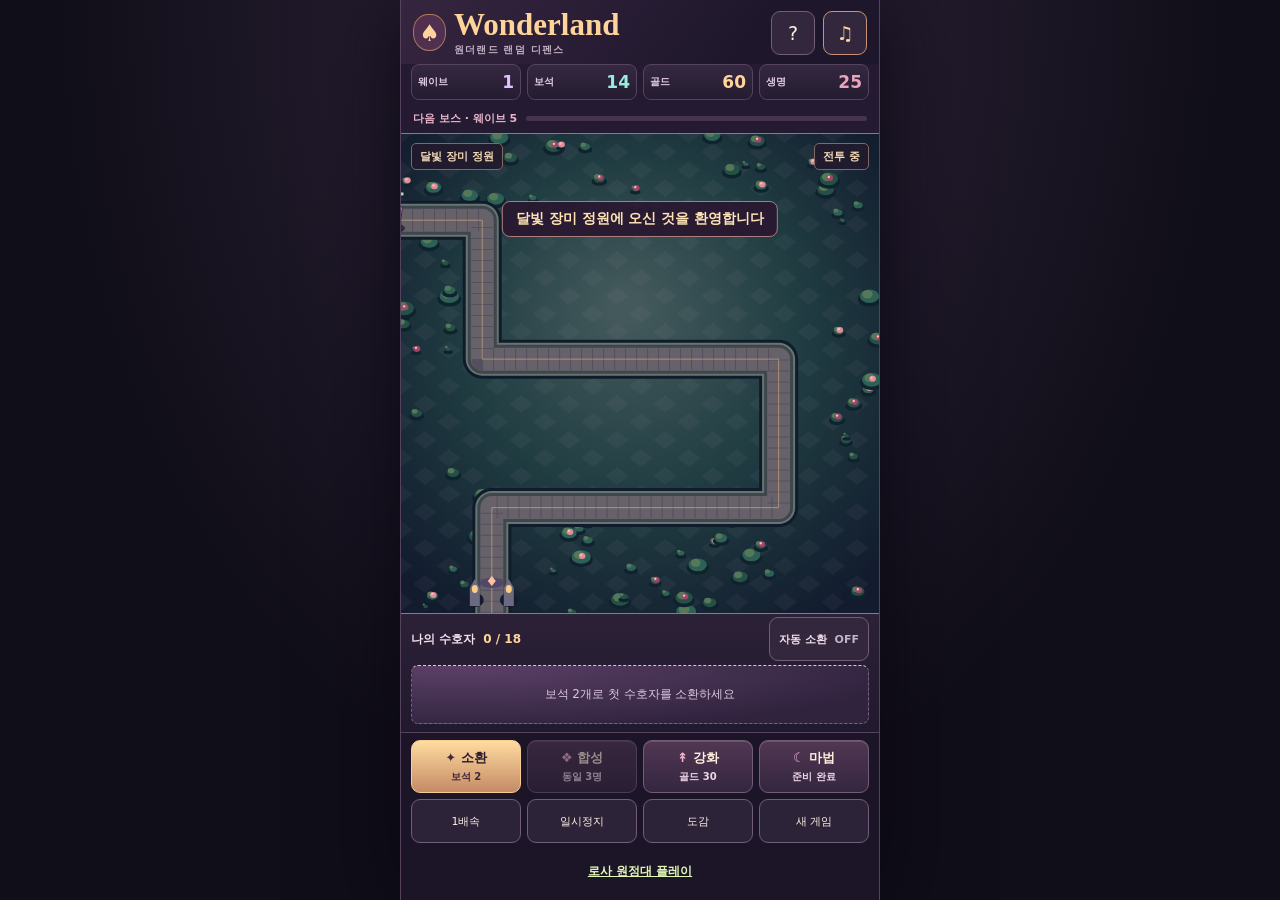
<file: wonderland.html>
<!doctype html>
<html lang="ko">
<head>
  <meta charset="utf-8">
  <meta name="viewport" content="width=device-width, initial-scale=1, viewport-fit=cover">
  <meta name="theme-color" content="#181323">
  <title>원더랜드 랜덤 디펜스</title>
  <link rel="stylesheet" href="style.css?v=zunda-expedition">
  <script defer src="art.js?v=moonlit-rose-court"></script>
  <script defer src="audio.js?v=battle-score-117"></script>
  <script defer src="game.js?v=fusion-121"></script>
</head>
<body>
  <main id="game">
    <header>
      <span class="crest" aria-hidden="true">♠</span>
      <h1>Wonderland <small>원더랜드 랜덤 디펜스</small></h1>
      <button id="help" aria-label="게임 방법" aria-haspopup="dialog">?</button>
      <button id="sound" aria-label="음악과 효과음" aria-pressed="false">♪</button>
    </header>
    <section id="stats" aria-label="전투 현황">
      <div class="stat wave"><span>웨이브</span><b id="wave">1</b></div>
      <div class="stat gems"><span>보석</span><b id="gems">14</b></div>
      <div class="stat gold"><span>골드</span><b id="gold">60</b></div>
      <div class="stat life"><span>생명</span><b id="life">25</b></div>
    </section>
    <section id="boss" aria-label="보스 현황">
      <div id="bosslabel">다음 보스 · 웨이브 5</div>
      <div class="meter"><i id="bossbar"></i></div>
    </section>
    <div id="stage">
      <canvas id="board" aria-label="달빛 장미 정원 전투 필드"></canvas>
      <div class="stage-caption"><span>달빛 장미 정원</span><span id="roundflag">전투 중</span></div>
      <div id="announcement" role="status"></div>
      <div id="toast" role="status"></div>
    </div>
    <section id="roster" aria-label="나의 수호자">
      <div class="section-title">나의 수호자 <span id="count">0 / 18</span><button id="auto" type="button" aria-pressed="false">자동 소환 <span id="autoStatus">OFF</span></button></div>
      <div id="cards"></div>
    </section>
    <footer>
      <div class="actions">
        <button id="summon" class="primary"><span aria-hidden="true">✦</span> 소환 <small>보석 2</small></button>
        <button id="merge"><span aria-hidden="true">❖</span> 합성 <small>동일 3명</small></button>
        <button id="upgrade"><span aria-hidden="true">↟</span> 강화 <small id="upgradeCost">골드 30</small></button>
        <button id="spell"><span aria-hidden="true">☾</span> 마법 <small id="spellCost">준비 완료</small></button>
      </div>
      <div class="subactions">
        <button id="speed">1배속</button>
        <button id="pause" aria-pressed="false">일시정지</button>
        <button id="codex" aria-haspopup="dialog">도감</button>
        <button id="reset">새 게임</button>
      </div>
      <div class="mode-link"><a href="./">로사 원정대 플레이</a></div>
    </footer>
    <dialog id="modal" aria-labelledby="modalTitle">
      <div class="panel">
        <button id="close" aria-label="닫기" autofocus>×</button>
        <div id="modalBody"></div>
      </div>
    </dialog>
  </main>
</body>
</html>
</file>
<file: style.css>
:root {
  color-scheme: dark;
  --paper: #fff0df;
  --muted: #c3b1c5;
  --gold: #ffd49b;
  --rose: #eda3ba;
  --line: #66516c;
  font-family: system-ui, "Apple SD Gothic Neo", "Malgun Gothic", sans-serif;
}
* { box-sizing: border-box; }
body {
  margin: 0;
  min-height: 100dvh;
  display: flex;
  justify-content: center;
  color: var(--paper);
  background: radial-gradient(ellipse at top, #32263e, #100e18 65%);
}
button {
  font: inherit;
  color: inherit;
  cursor: pointer;
  touch-action: manipulation;
  border: 1px solid #725d7a;
  border-radius: 9px;
  background: #32273d;
}
button:focus-visible { outline: 2px solid var(--gold); outline-offset: 2px; }
button:active { filter: brightness(1.2); }
button:disabled { opacity: .55; cursor: default; }
#game {
  width: min(100%, 480px);
  min-height: 100dvh;
  display: flex;
  flex-direction: column;
  background: #1b1527;
  padding: env(safe-area-inset-top) env(safe-area-inset-right) env(safe-area-inset-bottom) env(safe-area-inset-left);
  box-shadow: 0 0 80px #0a0712;
}
header {
  display: flex;
  align-items: center;
  gap: 8px;
  padding: 9px 12px 8px;
  background: linear-gradient(125deg,#36253f,#1e172c 72%);
}
header button { width: 44px; height: 44px; flex: none; font-size: 19px; }
.crest {
  display: grid;
  place-items: center;
  width: 33px;
  height: 37px;
  flex: none;
  color: var(--gold);
  background: #50304e;
  border: 1px solid #ae785f;
  border-radius: 45% 45% 48% 48%;
  font-size: 23px;
}
h1 { flex: 1; margin: 0; font: 700 clamp(21px, 6vw, 31px)/1 Georgia, serif; color: var(--gold); }
h1 small { display: block; margin-top: 4px; color: var(--muted); font: 650 10px/1.2 system-ui,sans-serif; letter-spacing: .12em; }
#stats { display: grid; grid-template-columns: repeat(4,1fr); gap: 6px; padding: 0 10px 7px; background: #241a31; }
.stat {
  display: grid;
  grid-template-columns: 1fr auto;
  align-items: center;
  gap: 2px 4px;
  padding: 7px 6px;
  border: 1px solid #554360;
  border-radius: 8px;
  background: linear-gradient(#352841,#241c31);
}
.stat span { color: #e1cde1; font-size: 10px; font-weight: 700; }
.stat b { font-size: clamp(12px,3.8vw,17px); font-variant-numeric: tabular-nums; }
.wave b { color: #dfc2ff; }
.gems b { color: #97ecde; }
.gold b { color: var(--gold); }
.life b { color: var(--rose); }
#boss { display: flex; align-items: center; gap: 9px; padding: 4px 12px 7px; background: #241a31; }
#bosslabel { color: #e9b5cb; font-size: 11px; font-weight: 700; }
.meter { flex: 1; height: 5px; border-radius: 8px; overflow: hidden; background: #48334d; }
.meter i { display: block; width: 0%; height: 100%; background: linear-gradient(90deg,#c45c9c,#ffbd97); }
#stage {
  position: relative;
  flex: 1 0 320px;
  min-height: 320px;
  overflow: hidden;
  border-block: 1px solid #99766e;
  background: #203d42;
}
#board { display: block; position: absolute; width: 100%; height: 100%; }
.stage-caption {
  position: absolute;
  inset: 9px 10px auto;
  display: flex;
  justify-content: space-between;
  align-items: center;
  gap: 8px;
  color: #f6dbb6;
  font-size: 11px;
  font-weight: 750;
  pointer-events: none;
}
.stage-caption span { background: #211b2de8; border: 1px solid #816865; border-radius: 5px; padding: 5px 8px; }
#announcement, #toast {
  position: absolute;
  left: 50%;
  width: max-content;
  max-width: calc(100% - 24px);
  transform: translateX(-50%);
  text-align: center;
  padding: 8px 13px;
  color: #ffe3b5;
  background: #291931f2;
  border: 1px solid #ae7b7f;
  border-radius: 8px;
  pointer-events: none;
  opacity: 0;
  transition: opacity .18s;
}
#announcement { top: 14%; font-size: 14px; font-weight: 850; }
#toast { bottom: 9px; font-size: 12px; }
#roster { padding: 2px 10px 5px; background: linear-gradient(#2c2137,#21192e); }
.section-title { display: flex; align-items: center; gap: 8px; min-height: 46px; color: #f4deeb; font-size: 12px; font-weight: 800; }
.section-title > span { color: var(--gold); font-variant-numeric: tabular-nums; }
#auto { margin-left: auto; min-height: 44px; padding-inline: 9px; font-size: 11px; }
#auto span { margin-left: 4px; color: var(--muted); }
#auto[aria-pressed=true] { border-color: #82c7aa; }
#auto[aria-pressed=true] span { color: #9debc9; }
#cards { display: flex; gap: 6px; overflow-x: auto; min-height: 65px; padding-block: 3px; scrollbar-width: thin; }
.unitcard {
  flex: 0 0 86px;
  display: grid;
  grid-template-columns: 32px 1fr;
  grid-template-rows: 1fr 1fr;
  align-items: end;
  gap: 0 2px;
  padding: 4px 3px;
  border: 1px solid #786180;
  border-top-color: var(--unit);
  border-radius: 7px;
  background: radial-gradient(ellipse at 10% 0,#5b4066,#30233e 80%);
  font-size: 10px;
  white-space: nowrap;
}
.unitcard img { grid-row: span 2; align-self: center; width: 32px; height: 32px; }
.unitcard strong { color: var(--gold); align-self: start; }
.unitcard.empty { display: grid; place-items: center; flex-basis: 100%; gap: 0; grid-template: 1fr / 1fr; border-style: dashed; color: #ddc7df; font-size: 12px; }
footer { padding: 7px 10px; border-top: 1px solid #54425e; background: #1b1527; }
.actions, .subactions { display: grid; grid-template-columns: repeat(4,minmax(0,1fr)); gap: 6px; }
.actions button { min-height: 53px; padding: 4px 2px; font-size: 13px; font-weight: 850; background: linear-gradient(#513753,#34263f); box-shadow: inset 0 1px #ffdfca2b; }
.actions button span { color: #f2b5cc; }
.actions small { display: block; margin-top: 3px; color: #efd6e6; font-size: 10px; font-weight: 650; }
.actions .primary { color: #2c1a2d; border-color: #f8cf91; background: linear-gradient(#ffdc9f,#c58a66); }
.actions .primary span, .actions .primary small { color: #43283b; }
.subactions { margin-top: 6px; }
.subactions button { min-height: 44px; padding: 2px; font-size: 11px; background: #2c2338; }
#pause[aria-pressed=true], #sound[aria-pressed=true] { color: var(--gold); border-color: #c99276; }
dialog {
  width: min(calc(100% - 28px), 432px);
  max-height: 85dvh;
  padding: 0;
  color: var(--paper);
  background: #2b2038;
  border: 1px solid #aa7983;
  border-radius: 14px;
  box-shadow: 0 14px 60px #09070e;
}
dialog::backdrop { background: #100b1ad9; }
.panel { position: relative; padding: 20px 16px; }
.panel h2 { margin: 0 42px 12px 0; color: var(--gold); font-size: 20px; }
.panel p, .panel li { font-size: 13px; line-height: 1.7; }
.panel #close { position: absolute; right: 8px; top: 8px; width: 44px; height: 44px; font-size: 20px; }
.panel .entry { display: flex; gap: 8px; align-items: center; padding: 4px 0; border-bottom: 1px solid #604b69; font-size: 13px; }
.panel .entry img { width: 47px; height: 47px; }
.panel .entry small { display: block; color: #dfc9df; }
.panel .danger { min-height: 44px; padding: 6px 16px; background: #883c5c; }
#game.over #board { filter: saturate(.55); }
@media (min-width: 481px) { #game { border-inline: 1px solid #54425e; } }
@media (prefers-reduced-motion: reduce) { #announcement, #toast { transition: none; } }
@media (max-height: 660px) {
  #stage { flex-basis: 242px; min-height: 242px; }
  #cards { min-height: 42px; }
  .actions button { min-height: 45px; }
}

.mode-link { padding-top:6px; text-align:center; }
.mode-link a { display:inline-flex; align-items:center; min-height:44px; color:#e3f9b7; font-size:12px; font-weight:750; }
</file>
